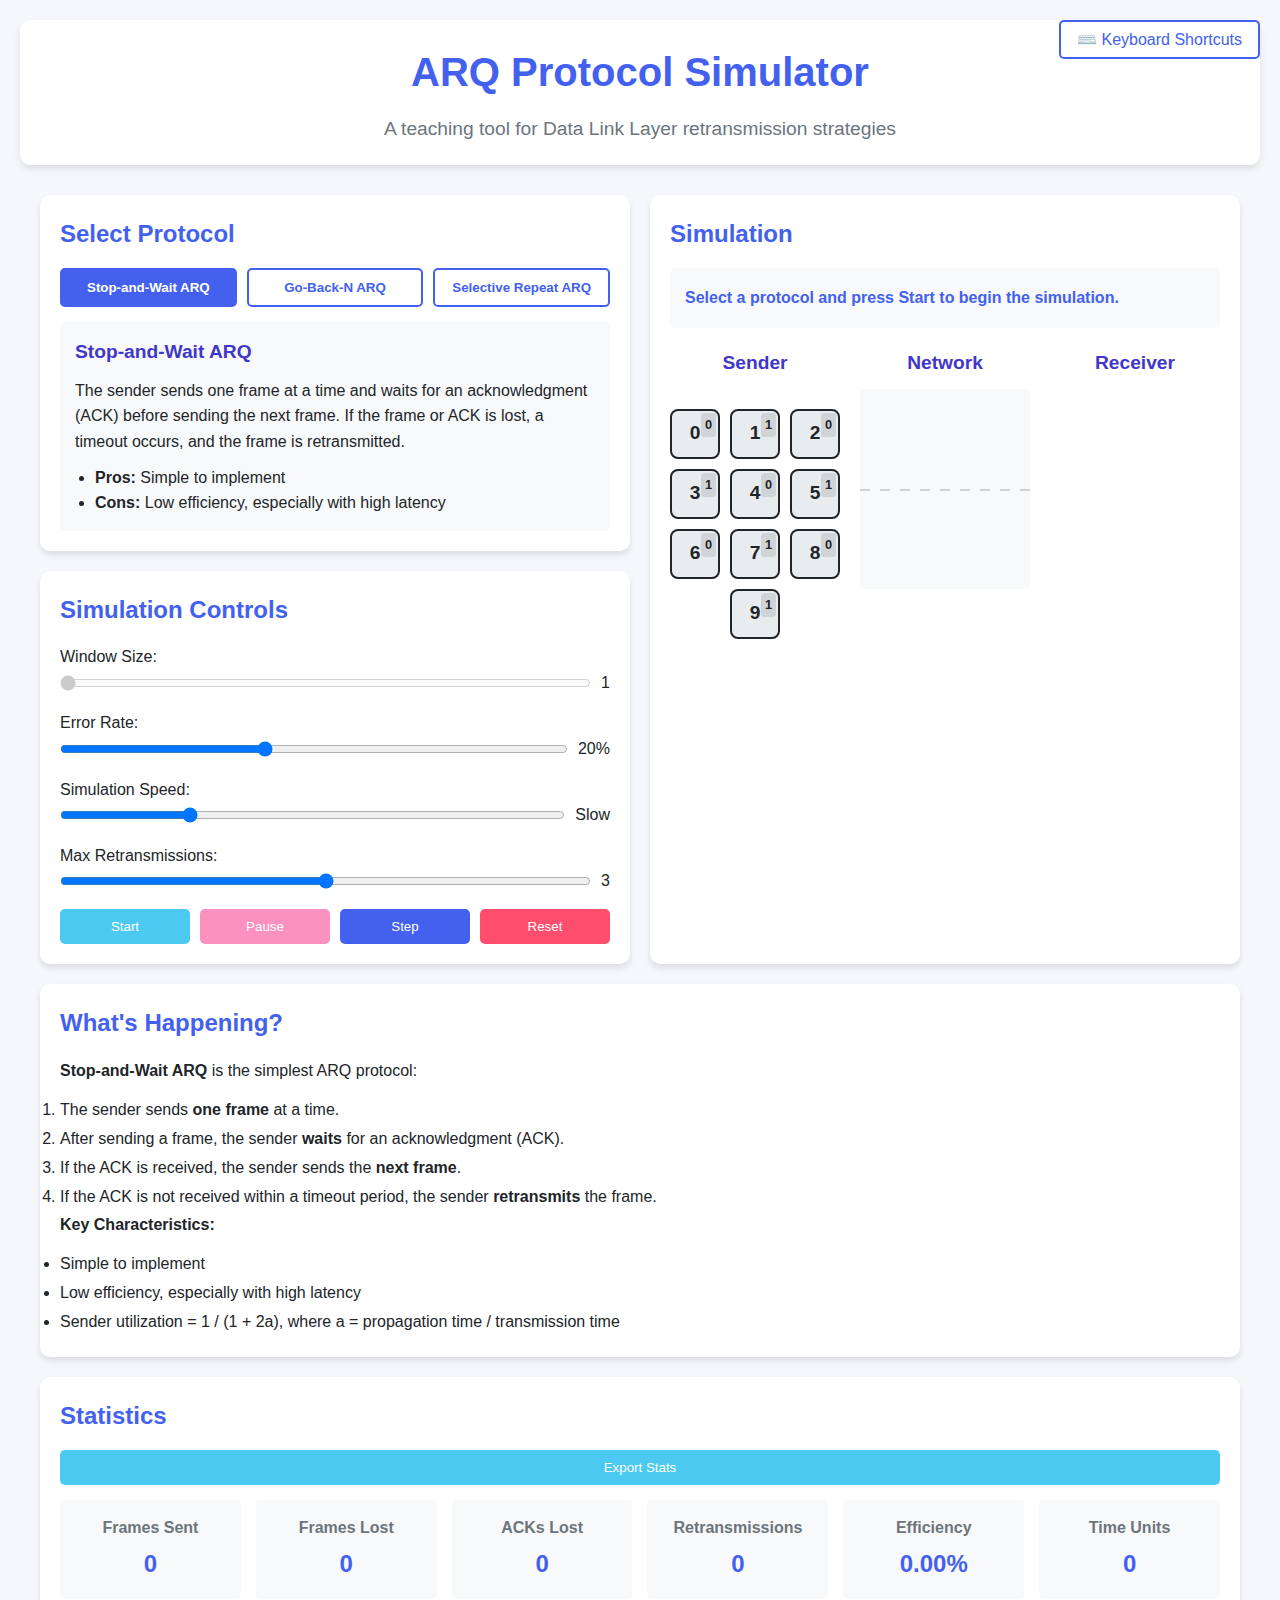
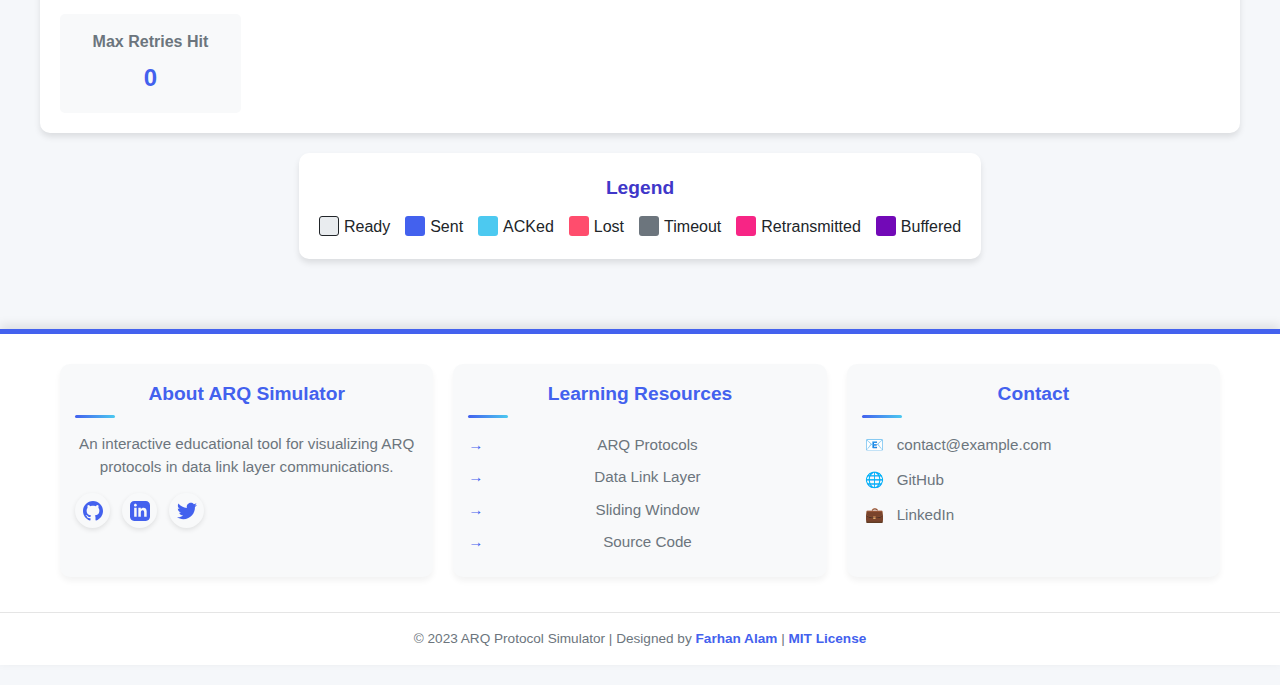
<file: index.html>
<!DOCTYPE html>
<html lang="en">
<head>
    <meta charset="UTF-8">
    <meta name="viewport" content="width=device-width, initial-scale=1.0">
    
    <!-- SEO Meta Tags -->
    <title>ARQ Protocol Simulator - Interactive Educational Tool for Networking</title>
    <meta name="description" content="Learn Stop-and-Wait, Go-Back-N, and Selective Repeat ARQ protocols with this interactive simulator. Visualize how data link layer protocols handle reliable transmission over unreliable channels.">
    <meta name="keywords" content="ARQ, Stop-and-Wait, Go-Back-N, Selective Repeat, protocol simulator, networking, data link layer, sliding window, error recovery, computer networks, educational tool">
    <meta name="author" content="ARQ Protocol Simulator Team">
    
    <!-- Open Graph / Facebook -->
    <meta property="og:type" content="website">
    <meta property="og:url" content="https://arq-protocol-simulator.example.com/">
    <meta property="og:title" content="ARQ Protocol Simulator - Interactive Educational Tool">
    <meta property="og:description" content="Visualize and learn how Stop-and-Wait, Go-Back-N, and Selective Repeat ARQ protocols work in computer networks.">
    <meta property="og:image" content="https://arq-protocol-simulator.example.com/images/og-image.jpg">
    
    <!-- Twitter -->
    <meta property="twitter:card" content="summary_large_image">
    <meta property="twitter:url" content="https://arq-protocol-simulator.example.com/">
    <meta property="twitter:title" content="ARQ Protocol Simulator - Interactive Educational Tool">
    <meta property="twitter:description" content="Visualize and learn how Stop-and-Wait, Go-Back-N, and Selective Repeat ARQ protocols work in computer networks.">
    <meta property="twitter:image" content="https://arq-protocol-simulator.example.com/images/twitter-image.jpg">
    
    <!-- Favicon -->
    <link rel="icon" type="image/png" href="./Favicon/favicon.ico">
    <link rel="apple-touch-icon" sizes="180x180" href="./Favicon/apple-touch-icon.png">
    <link rel="icon" type="image/png" sizes="32x32" href="./Favicon/favicon-32x32.png">
    <link rel="icon" type="image/png" sizes="16x16" href="./Favicon/favicon-16x16.png">
    <link rel="manifest" href="./Favicon/site.webmanifest">
    
    <!-- Stylesheets -->
    <link rel="stylesheet" href="./styles.css">
    
    <!-- Structured Data for SEO -->
    <script type="application/ld+json">
    {
      "@context": "https://schema.org",
      "@type": "EducationalApplication",
      "name": "ARQ Protocol Simulator",
      "description": "An interactive educational tool for learning and visualizing Automatic Repeat reQuest (ARQ) protocols used in data link layer communications.",
      "applicationCategory": "EducationalApplication",
      "operatingSystem": "Web",
      "offers": {
        "@type": "Offer",
        "price": "0",
        "priceCurrency": "USD"
      },
      "author": {
        "@type": "Organization",
        "name": "ARQ Protocol Simulator Team"
      }
    }
    </script>
    
    <!-- Google Analytics or other analytics code would go here -->
</head>
<body>
    <header>
        <h1>ARQ Protocol Simulator</h1>
        <p class="subtitle">A teaching tool for Data Link Layer retransmission strategies</p>
        <div class="keyboard-shortcuts">
            <button id="show-shortcuts" class="info-btn" title="Show keyboard shortcuts">⌨️ Keyboard Shortcuts</button>
            <div id="shortcuts-modal" class="modal">
                <div class="modal-content">
                    <span class="close">&times;</span>
                    <h2>Keyboard Shortcuts</h2>
                    <ul>
                        <li><kbd>Space</kbd> - Start/Pause simulation</li>
                        <li><kbd>R</kbd> - Reset simulation</li>
                        <li><kbd>S</kbd> - Step through simulation</li>
                        <li><kbd>1</kbd> - Select Stop-and-Wait ARQ</li>
                        <li><kbd>2</kbd> - Select Go-Back-N ARQ</li>
                        <li><kbd>3</kbd> - Select Selective Repeat ARQ</li>
                        <li><kbd>+</kbd> - Increase simulation speed</li>
                        <li><kbd>-</kbd> - Decrease simulation speed</li>
                    </ul>
                </div>
            </div>
        </div>
    </header>

    <div class="container">
        <div class="protocol-selector">
            <h2>Select Protocol</h2>
            <div class="protocol-buttons">
                <button id="stop-and-wait" class="protocol-btn active">Stop-and-Wait ARQ</button>
                <button id="go-back-n" class="protocol-btn">Go-Back-N ARQ</button>
                <button id="selective-repeat" class="protocol-btn">Selective Repeat ARQ</button>
            </div>
            <div class="protocol-description">
                <div id="stop-and-wait-desc" class="protocol-desc active">
                    <h3>Stop-and-Wait ARQ</h3>
                    <p>The sender sends one frame at a time and waits for an acknowledgment (ACK) before sending the next frame. If the frame or ACK is lost, a timeout occurs, and the frame is retransmitted.</p>
                    <ul>
                        <li><strong>Pros:</strong> Simple to implement</li>
                        <li><strong>Cons:</strong> Low efficiency, especially with high latency</li>
                    </ul>
                </div>
                <div id="go-back-n-desc" class="protocol-desc">
                    <h3>Go-Back-N ARQ</h3>
                    <p>The sender can transmit multiple frames specified by a window size without waiting for individual ACKs. If a frame is lost, the sender must retransmit that frame and all subsequent frames in the window.</p>
                    <ul>
                        <li><strong>Pros:</strong> Better efficiency than Stop-and-Wait</li>
                        <li><strong>Cons:</strong> Wastes bandwidth when retransmitting frames that were successfully received</li>
                    </ul>
                </div>
                <div id="selective-repeat-desc" class="protocol-desc">
                    <h3>Selective Repeat ARQ</h3>
                    <p>Similar to Go-Back-N, but only lost frames are retransmitted. The receiver can accept and buffer out-of-order frames, allowing for more efficient recovery from errors.</p>
                    <ul>
                        <li><strong>Pros:</strong> Most efficient use of bandwidth</li>
                        <li><strong>Cons:</strong> More complex to implement, requires buffer management</li>
                    </ul>
                </div>
            </div>
        </div>

        <div class="simulation-controls">
            <h2>Simulation Controls</h2>
            <div class="control-group">
                <label for="window-size" title="Number of frames that can be sent without waiting for acknowledgment">Window Size:</label>
                <div class="slider-container">
                    <input type="range" id="window-size" min="1" max="5" value="3" disabled title="Sliding window size (N frames)">
                    <span id="window-size-value">3</span>
                </div>
            </div>
            <div class="control-group">
                <label for="error-rate" title="Probability of frame or ACK loss during transmission">Error Rate:</label>
                <div class="slider-container">
                    <input type="range" id="error-rate" min="0" max="50" value="20" title="Probability of transmission errors">
                    <span id="error-rate-value">20%</span>
                </div>
            </div>
            <div class="control-group">
                <label for="simulation-speed" title="Control the speed of the simulation">Simulation Speed:</label>
                <div class="slider-container">
                    <input type="range" id="simulation-speed" min="1" max="5" value="2" title="Adjust simulation playback speed">
                    <span id="simulation-speed-value">Slow</span>
                </div>
            </div>
            <div class="control-group">
                <label for="max-retransmissions" title="Maximum number of retransmission attempts per frame">Max Retransmissions:</label>
                <div class="slider-container">
                    <input type="range" id="max-retransmissions" min="1" max="5" value="3" title="Maximum retransmission attempts">
                    <span id="max-retransmissions-value">3</span>
                </div>
            </div>
            <div class="button-group">
                <button id="start-btn" class="control-btn primary" title="Start or pause the simulation (Space)">Start</button>
                <button id="pause-btn" class="control-btn" disabled title="Pause the simulation (Space)">Pause</button>
                <button id="step-btn" class="control-btn" title="Step through the simulation (S)">Step</button>
                <button id="reset-btn" class="control-btn" title="Reset the simulation (R)">Reset</button>
            </div>
        </div>

        <div class="simulation-container">
            <h2>Simulation</h2>
            <div class="current-event" id="current-event">
                <p>Select a protocol and press Start to begin the simulation.</p>
            </div>
            
            <div class="simulation-area">
                <div class="sender-container">
                    <h3>Sender</h3>
                    <div class="window-indicator" id="sender-window"></div>
                    <div class="frames-container" id="sender-frames"></div>
                </div>
                
                <div class="network-container">
                    <h3>Network</h3>
                    <div class="network" id="network"></div>
                </div>
                
                <div class="receiver-container">
                    <h3>Receiver</h3>
                    <div class="window-indicator" id="receiver-window"></div>
                    <div class="frames-container" id="receiver-frames"></div>
                </div>
            </div>
        </div>

        <div class="explanation-container">
            <h2>What's Happening?</h2>
            <div class="explanation" id="explanation">
                <p>This simulator demonstrates how ARQ protocols handle frame transmission and error recovery in the Data Link Layer.</p>
                <p>Each colored box represents a data frame. The simulation shows how frames are sent from sender to receiver, and how acknowledgments (ACKs) are returned.</p>
                <p>Errors can occur in both directions, causing frames or ACKs to be lost. Each protocol handles these errors differently.</p>
            </div>
        </div>

        <div class="stats-container">
            <h2>Statistics</h2>
            <div class="stats-header">
                <button id="export-stats" class="control-btn" title="Export statistics to CSV">Export Stats</button>
            </div>
            <div class="stats-grid">
                <div class="stat-box" title="Total number of frames transmitted">
                    <div class="stat-label">Frames Sent</div>
                    <div class="stat-value" id="frames-sent">0</div>
                </div>
                <div class="stat-box" title="Number of frames lost during transmission">
                    <div class="stat-label">Frames Lost</div>
                    <div class="stat-value" id="frames-lost">0</div>
                </div>
                <div class="stat-box" title="Number of acknowledgments lost">
                    <div class="stat-label">ACKs Lost</div>
                    <div class="stat-value" id="acks-lost">0</div>
                </div>
                <div class="stat-box" title="Number of frame retransmissions">
                    <div class="stat-label">Retransmissions</div>
                    <div class="stat-value" id="retransmissions">0</div>
                </div>
                <div class="stat-box" title="Transmission efficiency percentage">
                    <div class="stat-label">Efficiency</div>
                    <div class="stat-value" id="efficiency">0%</div>
                </div>
                <div class="stat-box" title="Simulation time units elapsed">
                    <div class="stat-label">Time Units</div>
                    <div class="stat-value" id="time-units">0</div>
                </div>
                <div class="stat-box" title="Frames that reached maximum retransmissions">
                    <div class="stat-label">Max Retries Hit</div>
                    <div class="stat-value" id="max-retries">0</div>
                </div>
            </div>
        </div>
    </div>

    <div class="legend-container">
        <h3>Legend</h3>
        <div class="legend">
            <div class="legend-item"><span class="legend-color ready"></span> Ready</div>
            <div class="legend-item"><span class="legend-color sent"></span> Sent</div>
            <div class="legend-item"><span class="legend-color acked"></span> ACKed</div>
            <div class="legend-item"><span class="legend-color lost"></span> Lost</div>
            <div class="legend-item"><span class="legend-color timeout"></span> Timeout</div>
            <div class="legend-item"><span class="legend-color retransmitted"></span> Retransmitted</div>
            <div class="legend-item"><span class="legend-color buffered"></span> Buffered</div>
        </div>
    </div>

    <footer class="site-footer">
        <div class="footer-container">
            <div class="footer-section about">
                <h3>About ARQ Simulator</h3>
                <p>An interactive educational tool for visualizing ARQ protocols in data link layer communications.</p>
                <div class="social-links">
                    <a href="https://github.com/FarhanAlam-Official/ARQ-Simulator" target="_blank" title="GitHub Repository">
                        <svg xmlns="http://www.w3.org/2000/svg" width="20" height="20" viewBox="0 0 24 24" fill="currentColor">
                            <path d="M12 0c-6.626 0-12 5.373-12 12 0 5.302 3.438 9.8 8.207 11.387.599.111.793-.261.793-.577v-2.234c-3.338.726-4.033-1.416-4.033-1.416-.546-1.387-1.333-1.756-1.333-1.756-1.089-.745.083-.729.083-.729 1.205.084 1.839 1.237 1.839 1.237 1.07 1.834 2.807 1.304 3.492.997.107-.775.418-1.305.762-1.604-2.665-.305-5.467-1.334-5.467-5.931 0-1.311.469-2.381 1.236-3.221-.124-.303-.535-1.524.117-3.176 0 0 1.008-.322 3.301 1.23.957-.266 1.983-.399 3.003-.404 1.02.005 2.047.138 3.006.404 2.291-1.552 3.297-1.23 3.297-1.23.653 1.653.242 2.874.118 3.176.77.84 1.235 1.911 1.235 3.221 0 4.609-2.807 5.624-5.479 5.921.43.372.823 1.102.823 2.222v3.293c0 .319.192.694.801.576 4.765-1.589 8.199-6.086 8.199-11.386 0-6.627-5.373-12-12-12z"/>
                        </svg>
                    </a>
                    <a href="https://www.linkedin.com/in/farhan-alam-aa56b2309/" target="_blank" title="LinkedIn">
                        <svg xmlns="http://www.w3.org/2000/svg" width="20" height="20" viewBox="0 0 24 24" fill="currentColor">
                            <path d="M19 0h-14c-2.761 0-5 2.239-5 5v14c0 2.761 2.239 5 5 5h14c2.762 0 5-2.239 5-5v-14c0-2.761-2.238-5-5-5zm-11 19h-3v-11h3v11zm-1.5-12.268c-.966 0-1.75-.79-1.75-1.764s.784-1.764 1.75-1.764 1.75.79 1.75 1.764-.783 1.764-1.75 1.764zm13.5 12.268h-3v-5.604c0-3.368-4-3.113-4 0v5.604h-3v-11h3v1.765c1.396-2.586 7-2.777 7 2.476v6.759z"/>
                        </svg>
                    </a>
                    <a href="#" target="_blank" title="Twitter">
                        <svg xmlns="http://www.w3.org/2000/svg" width="20" height="20" viewBox="0 0 24 24" fill="currentColor">
                            <path d="M24 4.557c-.883.392-1.832.656-2.828.775 1.017-.609 1.798-1.574 2.165-2.724-.951.564-2.005.974-3.127 1.195-.897-.957-2.178-1.555-3.594-1.555-3.179 0-5.515 2.966-4.797 6.045-4.091-.205-7.719-2.165-10.148-5.144-1.29 2.213-.669 5.108 1.523 6.574-.806-.026-1.566-.247-2.229-.616-.054 2.281 1.581 4.415 3.949 4.89-.693.188-1.452.232-2.224.084.626 1.956 2.444 3.379 4.6 3.419-2.07 1.623-4.678 2.348-7.29 2.04 2.179 1.397 4.768 2.212 7.548 2.212 9.142 0 14.307-7.721 13.995-14.646.962-.695 1.797-1.562 2.457-2.549z"/>
                        </svg>
                    </a>
                </div>
            </div>
            <div class="footer-section links">
                <h3>Learning Resources</h3>
                <ul>
                    <li><a href="https://en.wikipedia.org/wiki/Automatic_repeat_request" target="_blank">ARQ Protocols</a></li>
                    <li><a href="https://en.wikipedia.org/wiki/Data_link_layer" target="_blank">Data Link Layer</a></li>
                    <li><a href="https://en.wikipedia.org/wiki/Sliding_window_protocol" target="_blank">Sliding Window</a></li>
                    <li><a href="https://github.com/FarhanAlam-Official/ARQ-Simulator" target="_blank">Source Code</a></li>
                </ul>
            </div>
            <div class="footer-section contact">
                <h3>Contact</h3>
                <p><i class="icon">📧</i> <a href="mailto:contact@example.com">contact@example.com</a></p>
                <p><i class="icon">🌐</i> <a href="https://github.com/FarhanAlam-Official" target="_blank">GitHub</a></p>
                <p><i class="icon">💼</i> <a href="https://www.linkedin.com/in/farhan-alam-aa56b2309/" target="_blank">LinkedIn</a></p>
            </div>
        </div>
        <div class="footer-bottom">
            <p>&copy; 2023 ARQ Protocol Simulator | Designed by <a href="https://github.com/FarhanAlam-Official" target="_blank">Farhan Alam</a> | <a href="https://github.com/FarhanAlam-Official/ARQ-Simulator/blob/main/LICENSE" target="_blank">MIT License</a></p>
        </div>
    </footer>

    <script src="./script.js"></script>
</body>
</html>
</file>
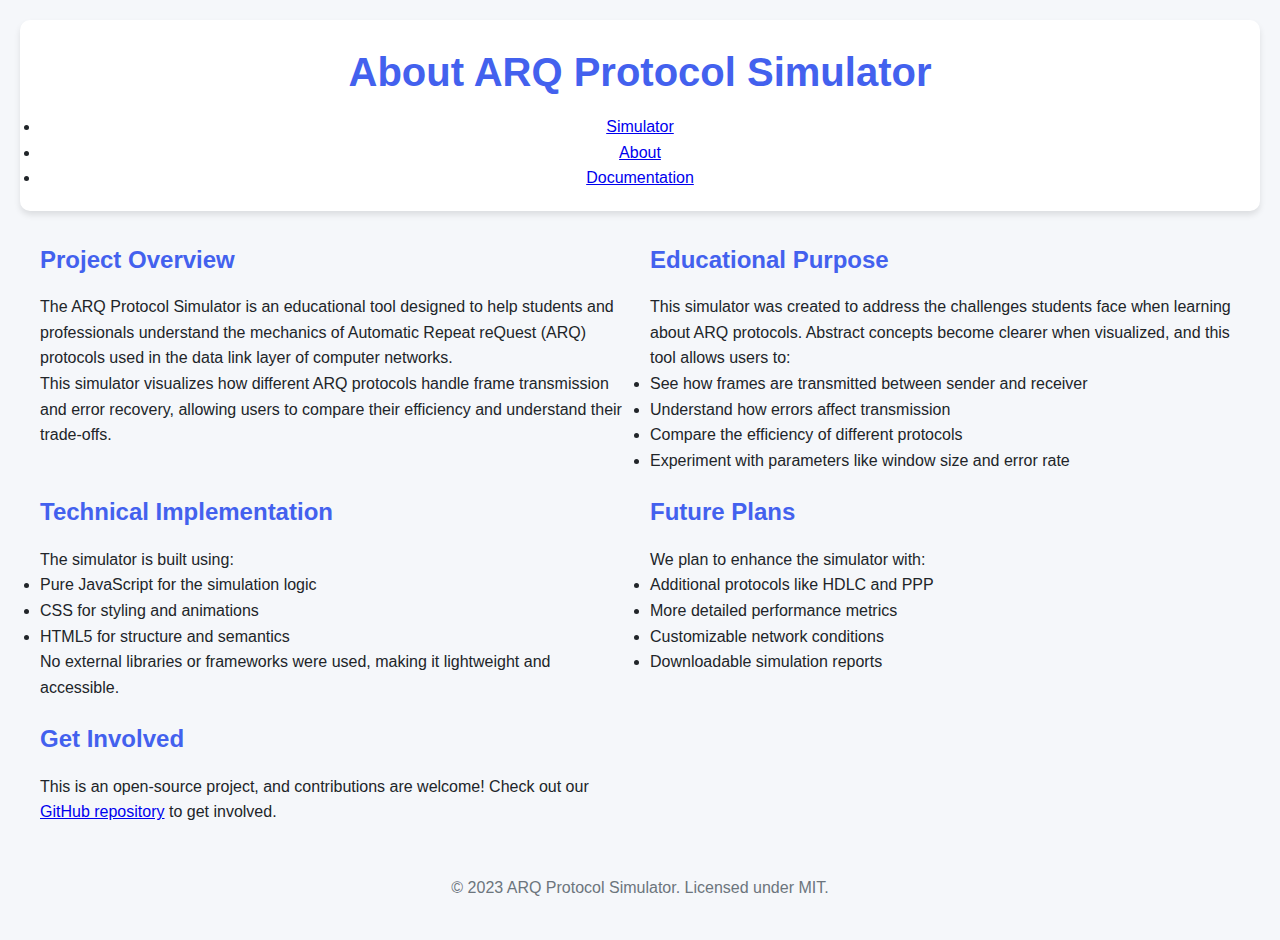
<file: about.html>
<!DOCTYPE html>
<html lang="en">
<head>
    <meta charset="UTF-8">
    <meta name="viewport" content="width=device-width, initial-scale=1.0">
    <title>About - ARQ Protocol Simulator</title>
    <meta name="description" content="Learn about the ARQ Protocol Simulator project, its educational purpose, and the team behind it.">
    <link rel="stylesheet" href="styles.css">
    <link rel="icon" type="image/png" href="favicon.png">
</head>
<body>
    <header>
        <h1>About ARQ Protocol Simulator</h1>
        <nav>
            <ul>
                <li><a href="index.html">Simulator</a></li>
                <li><a href="about.html" class="active">About</a></li>
                <li><a href="documentation.html">Documentation</a></li>
            </ul>
        </nav>
    </header>

    <div class="container">
        <section class="about-section">
            <h2>Project Overview</h2>
            <p>The ARQ Protocol Simulator is an educational tool designed to help students and professionals understand the mechanics of Automatic Repeat reQuest (ARQ) protocols used in the data link layer of computer networks.</p>
            
            <p>This simulator visualizes how different ARQ protocols handle frame transmission and error recovery, allowing users to compare their efficiency and understand their trade-offs.</p>
        </section>

        <section class="about-section">
            <h2>Educational Purpose</h2>
            <p>This simulator was created to address the challenges students face when learning about ARQ protocols. Abstract concepts become clearer when visualized, and this tool allows users to:</p>
            
            <ul>
                <li>See how frames are transmitted between sender and receiver</li>
                <li>Understand how errors affect transmission</li>
                <li>Compare the efficiency of different protocols</li>
                <li>Experiment with parameters like window size and error rate</li>
            </ul>
        </section>

        <section class="about-section">
            <h2>Technical Implementation</h2>
            <p>The simulator is built using:</p>
            
            <ul>
                <li>Pure JavaScript for the simulation logic</li>
                <li>CSS for styling and animations</li>
                <li>HTML5 for structure and semantics</li>
            </ul>
            
            <p>No external libraries or frameworks were used, making it lightweight and accessible.</p>
        </section>

        <section class="about-section">
            <h2>Future Plans</h2>
            <p>We plan to enhance the simulator with:</p>
            
            <ul>
                <li>Additional protocols like HDLC and PPP</li>
                <li>More detailed performance metrics</li>
                <li>Customizable network conditions</li>
                <li>Downloadable simulation reports</li>
            </ul>
        </section>

        <section class="about-section">
            <h2>Get Involved</h2>
            <p>This is an open-source project, and contributions are welcome! Check out our <a href="https://github.com/example/arq-simulator">GitHub repository</a> to get involved.</p>
        </section>
    </div>

    <footer>
        <p>&copy; 2023 ARQ Protocol Simulator. Licensed under MIT.</p>
    </footer>
</body>
</html>
</file>
<file: styles.css>
:root {
    --primary-color: #4361ee;
    --secondary-color: #3f37c9;
    --success-color: #4cc9f0;
    --warning-color: #f72585;
    --danger-color: #ff4d6d;
    --light-color: #f8f9fa;
    --dark-color: #212529;
    --gray-color: #6c757d;
    --buffered-color: #7209b7;
    
    --frame-ready: #e9ecef;
    --frame-sent: #4361ee;
    --frame-acked: #4cc9f0;
    --frame-lost: #ff4d6d;
    --frame-timeout: #6c757d;
    --frame-retransmitted: #f72585;
    --frame-buffered: #7209b7;
    
    --frame-size: 50px;
    --frame-border-radius: 8px;
    --animation-duration: 0.5s;
    --tooltip-bg: rgba(0, 0, 0, 0.8);
}

* {
    margin: 0;
    padding: 0;
    box-sizing: border-box;
}

body {
    font-family: 'Segoe UI', Tahoma, Geneva, Verdana, sans-serif;
    line-height: 1.6;
    color: var(--dark-color);
    background-color: #f5f7fa;
    padding: 20px;
}

.container {
    max-width: 1200px;
    margin: 0 auto;
    display: grid;
    grid-template-columns: 1fr 1fr;
    grid-gap: 20px;
}

@media (max-width: 992px) {
    .container {
        grid-template-columns: 1fr;
    }
}

header {
    text-align: center;
    margin-bottom: 30px;
    padding: 20px;
    background-color: white;
    border-radius: 10px;
    box-shadow: 0 4px 6px rgba(0, 0, 0, 0.1);
    grid-column: 1 / -1;
}

h1 {
    color: var(--primary-color);
    font-size: 2.5rem;
    margin-bottom: 10px;
}

.subtitle {
    color: var(--gray-color);
    font-size: 1.2rem;
}

h2 {
    color: var(--primary-color);
    margin-bottom: 15px;
    font-size: 1.5rem;
}

h3 {
    color: var(--secondary-color);
    margin-bottom: 10px;
    font-size: 1.2rem;
}

.protocol-selector, .simulation-controls, .simulation-container, .explanation-container, .stats-container {
    background-color: white;
    padding: 20px;
    border-radius: 10px;
    box-shadow: 0 4px 6px rgba(0, 0, 0, 0.1);
}

.protocol-selector, .simulation-controls {
    grid-column: 1;
}

.simulation-container {
    grid-column: 2;
    grid-row: 1 / 3;
}

.explanation-container, .stats-container {
    grid-column: 1 / -1;
}

@media (max-width: 992px) {
    .protocol-selector, .simulation-controls, .simulation-container, .explanation-container, .stats-container {
        grid-column: 1;
    }
    
    .simulation-container {
        grid-row: auto;
    }
}

.protocol-buttons {
    display: flex;
    flex-wrap: wrap;
    gap: 10px;
    margin-bottom: 15px;
}

.protocol-btn {
    padding: 10px 15px;
    border: 2px solid var(--primary-color);
    border-radius: 5px;
    background-color: white;
    color: var(--primary-color);
    font-weight: bold;
    cursor: pointer;
    transition: all 0.3s;
    flex: 1;
    min-width: 150px;
    text-align: center;
}

.protocol-btn:hover {
    background-color: var(--primary-color);
    color: white;
}

.protocol-btn.active {
    background-color: var(--primary-color);
    color: white;
}

.protocol-description {
    margin-top: 15px;
}

.protocol-desc {
    display: none;
    padding: 15px;
    border-radius: 5px;
    background-color: #f8f9fa;
}

.protocol-desc.active {
    display: block;
}

.protocol-desc ul {
    margin-top: 10px;
    margin-left: 20px;
}

.control-group {
    margin-bottom: 15px;
}

.slider-container {
    display: flex;
    align-items: center;
    gap: 10px;
}

input[type="range"] {
    flex: 1;
}

.button-group {
    display: flex;
    gap: 10px;
    flex-wrap: wrap;
}

.control-btn {
    padding: 10px 15px;
    border: none;
    border-radius: 5px;
    background-color: var(--gray-color);
    color: white;
    cursor: pointer;
    transition: background-color 0.3s;
    flex: 1;
}

.control-btn:hover {
    opacity: 0.9;
}

.control-btn:disabled {
    opacity: 0.5;
    cursor: not-allowed;
}

.control-btn.primary {
    background-color: var(--success-color);
}

#pause-btn {
    background-color: var(--warning-color);
}

#step-btn {
    background-color: var(--primary-color);
}

#reset-btn {
    background-color: var(--danger-color);
}

.current-event {
    padding: 15px;
    background-color: #f8f9fa;
    border-radius: 5px;
    margin-bottom: 15px;
    min-height: 60px;
    display: flex;
    align-items: center;
    font-weight: bold;
    color: var(--primary-color);
}

.simulation-area {
    display: grid;
    grid-template-columns: 1fr 1fr 1fr;
    gap: 20px;
    margin-top: 20px;
}

@media (max-width: 768px) {
    .simulation-area {
        grid-template-columns: 1fr;
    }
}

.sender-container, .network-container, .receiver-container {
    display: flex;
    flex-direction: column;
    align-items: center;
}

.window-indicator {
    height: 10px;
    background-color: var(--primary-color);
    border-radius: 5px;
    margin-bottom: 10px;
    width: 0;
    transition: all 0.3s;
}

.frames-container {
    display: flex;
    flex-wrap: wrap;
    gap: 10px;
    justify-content: center;
    min-height: 200px;
}

.network {
    position: relative;
    width: 100%;
    min-height: 200px;
    background-color: #f8f9fa;
    border-radius: 5px;
    overflow: hidden;
}

.network::before {
    content: '';
    position: absolute;
    top: 50%;
    left: 0;
    right: 0;
    height: 2px;
    background: repeating-linear-gradient(
        90deg,
        var(--gray-color) 0,
        var(--gray-color) 10px,
        transparent 10px,
        transparent 20px
    );
    opacity: 0.3;
}

.frame {
    width: var(--frame-size);
    height: var(--frame-size);
    border: 2px solid var(--dark-color);
    border-radius: var(--frame-border-radius);
    display: flex;
    flex-direction: column;
    align-items: center;
    justify-content: center;
    font-weight: bold;
    position: relative;
    background-color: var(--frame-ready);
    transition: all var(--animation-duration);
}

.frame-num {
    font-size: 1.2em;
}

.seq-num {
    font-size: 0.8em;
    position: absolute;
    top: 2px;
    right: 2px;
    background: rgba(0, 0, 0, 0.1);
    padding: 2px 4px;
    border-radius: 3px;
}

.frame.ready {
    background-color: var(--frame-ready);
}

.frame.sent {
    background-color: var(--frame-sent);
    color: white;
}

.frame.acked {
    background-color: var(--frame-acked);
    color: white;
}

.frame.lost {
    background-color: var(--frame-lost);
    color: white;
}

.frame.lost::after {
    content: "✕";
    position: absolute;
    top: 50%;
    left: 50%;
    transform: translate(-50%, -50%);
    font-size: 1.5rem;
}

.frame.timeout {
    background-color: var(--frame-timeout);
    color: white;
}

.frame.timeout::after {
    content: "⏱";
    position: absolute;
    top: -10px;
    right: -10px;
    font-size: 1rem;
    background-color: white;
    border-radius: 50%;
    width: 20px;
    height: 20px;
    display: flex;
    align-items: center;
    justify-content: center;
    color: var(--frame-timeout);
}

.frame.retransmitted {
    background-color: var(--frame-retransmitted);
    color: white;
}

.frame.retransmitted::after {
    content: "↻";
    position: absolute;
    top: -10px;
    right: -10px;
    font-size: 1rem;
    background-color: white;
    border-radius: 50%;
    width: 20px;
    height: 20px;
    display: flex;
    align-items: center;
    justify-content: center;
    color: var(--frame-retransmitted);
}

.frame.buffered {
    background-color: var(--frame-buffered);
    color: white;
}

.frame.buffered::after {
    content: "⊡";
    position: absolute;
    top: -10px;
    right: -10px;
    font-size: 1rem;
    background-color: white;
    border-radius: 50%;
    width: 20px;
    height: 20px;
    display: flex;
    align-items: center;
    justify-content: center;
    color: var(--frame-buffered);
}

.frame.in-window {
    border: 3px solid gold;
    box-shadow: 0 0 10px rgba(255, 215, 0, 0.5);
}

.packet {
    position: absolute;
    width: 30px;
    height: 30px;
    border-radius: 50%;
    display: flex;
    flex-direction: column;
    align-items: center;
    justify-content: center;
    font-weight: bold;
    color: white;
    transition: all 1s cubic-bezier(0.4, 0, 0.2, 1);
    opacity: 1;
}

.packet .frame-num {
    font-size: 1em;
}

.packet .seq-num {
    font-size: 0.7em;
    margin-top: -2px;
}

.packet.data {
    background-color: var(--frame-sent);
}

.packet.ack {
    background-color: var(--frame-acked);
}

.packet.lost {
    animation: packetLost 1s forwards;
}

@keyframes packetLost {
    0% {
        opacity: 1;
        transform: scale(1);
    }
    50% {
        opacity: 0.5;
        transform: scale(0.8) rotate(45deg);
    }
    100% {
        opacity: 0;
        transform: scale(0.5) rotate(90deg);
    }
}

.explanation {
    line-height: 1.8;
}

.explanation p {
    margin-bottom: 10px;
}

.stats-grid {
    display: grid;
    grid-template-columns: repeat(auto-fill, minmax(180px, 1fr));
    gap: 15px;
}

.stat-box {
    background-color: #f8f9fa;
    border-radius: 5px;
    padding: 15px;
    text-align: center;
}

.stat-label {
    font-weight: bold;
    margin-bottom: 5px;
    color: var(--gray-color);
}

.stat-value {
    font-size: 1.5rem;
    font-weight: bold;
    color: var(--primary-color);
}

.legend-container {
    background-color: white;
    padding: 20px;
    border-radius: 10px;
    box-shadow: 0 4px 6px rgba(0, 0, 0, 0.1);
    margin: 20px auto;
    max-width: 1200px;
    text-align: center;
}

.legend {
    display: flex;
    flex-wrap: wrap;
    justify-content: center;
    gap: 15px;
    margin-top: 10px;
}

.legend-item {
    display: flex;
    align-items: center;
    gap: 5px;
}

.legend-color {
    width: 20px;
    height: 20px;
    border-radius: 3px;
}

.legend-color.ready {
    background-color: var(--frame-ready);
    border: 1px solid var(--dark-color);
}

.legend-color.sent {
    background-color: var(--frame-sent);
}

.legend-color.acked {
    background-color: var(--frame-acked);
}

.legend-color.lost {
    background-color: var(--frame-lost);
}

.legend-color.timeout {
    background-color: var(--frame-timeout);
}

.legend-color.retransmitted {
    background-color: var(--frame-retransmitted);
}

.legend-color.buffered {
    background-color: var(--frame-buffered);
}

footer {
    text-align: center;
    margin-top: 30px;
    padding: 20px;
    color: var(--gray-color);
}

.highlight {
    animation: highlight 1s ease-in-out;
}

@keyframes highlight {
    0% { transform: scale(1); }
    50% { transform: scale(1.1); }
    100% { transform: scale(1); }
}

.fade-in {
    animation: fadeIn 0.5s ease-in-out;
}

@keyframes fadeIn {
    from { opacity: 0; }
    to { opacity: 1; }
}

/* Keyboard Shortcuts */
.keyboard-shortcuts {
    position: absolute;
    top: 20px;
    right: 20px;
}

.info-btn {
    background: none;
    border: 2px solid var(--primary-color);
    color: var(--primary-color);
    padding: 8px 16px;
    border-radius: 5px;
    cursor: pointer;
    font-size: 1rem;
    transition: all 0.3s;
}

.info-btn:hover {
    background: var(--primary-color);
    color: white;
}

/* Modal */
.modal {
    display: none;
    position: fixed;
    z-index: 1000;
    left: 0;
    top: 0;
    width: 100%;
    height: 100%;
    background-color: rgba(0, 0, 0, 0.5);
}

.modal-content {
    background-color: white;
    margin: 15% auto;
    padding: 20px;
    border-radius: 10px;
    width: 80%;
    max-width: 500px;
    position: relative;
    animation: slideIn 0.3s ease-out;
}

@keyframes slideIn {
    from {
        transform: translateY(-100px);
        opacity: 0;
    }
    to {
        transform: translateY(0);
        opacity: 1;
    }
}

.close {
    position: absolute;
    right: 20px;
    top: 10px;
    font-size: 28px;
    font-weight: bold;
    color: var(--gray-color);
    cursor: pointer;
}

.close:hover {
    color: var(--dark-color);
}

.modal-content h2 {
    margin-bottom: 20px;
}

.modal-content ul {
    list-style: none;
    padding: 0;
}

.modal-content li {
    margin-bottom: 10px;
    display: flex;
    align-items: center;
    gap: 10px;
}

kbd {
    background-color: var(--light-color);
    border: 1px solid var(--gray-color);
    border-radius: 4px;
    padding: 2px 6px;
    font-family: monospace;
    font-size: 0.9em;
    min-width: 60px;
    text-align: center;
    display: inline-block;
}

/* Stats Header */
.stats-header {
    display: flex;
    justify-content: flex-end;
    margin-bottom: 15px;
}

#export-stats {
    background-color: var(--success-color);
}

/* Tooltips */
[title] {
    position: relative;
    cursor: help;
}

[title]:hover::before {
    content: attr(title);
    position: absolute;
    bottom: 100%;
    left: 50%;
    transform: translateX(-50%);
    padding: 5px 10px;
    background: var(--tooltip-bg);
    color: white;
    font-size: 0.8rem;
    border-radius: 4px;
    white-space: nowrap;
    z-index: 1000;
    pointer-events: none;
}

[title]:hover::after {
    content: '';
    position: absolute;
    bottom: calc(100% - 5px);
    left: 50%;
    transform: translateX(-50%);
    border: 5px solid transparent;
    border-top-color: var(--tooltip-bg);
    pointer-events: none;
}

/* Responsive adjustments */
@media (max-width: 768px) {
    .keyboard-shortcuts {
        position: static;
        text-align: center;
        margin-top: 10px;
    }
    
    .modal-content {
        width: 95%;
        margin: 5% auto;
    }
    
    [title]:hover::before,
    [title]:hover::after {
        display: none;
    }
}

/* Footer Styles */
.site-footer {
    background-color: white;
    color: var(--dark-color);
    padding: 30px 0 15px;
    margin-top: 50px;
    border-top: 5px solid var(--primary-color);
    box-shadow: 0 -4px 10px rgba(0, 0, 0, 0.1);
    width: 100%;
    position: relative;
    left: 0;
    right: 0;
}

.footer-container {
    max-width: 1200px;
    margin: 0 auto;
    display: grid;
    grid-template-columns: repeat(auto-fit, minmax(250px, 1fr));
    gap: 20px;
    padding: 0 20px;
}

.footer-section {
    margin-bottom: 15px;
    background-color: #f8f9fa;
    padding: 15px;
    border-radius: 10px;
    box-shadow: 0 4px 6px rgba(0, 0, 0, 0.05);
    transition: transform 0.3s ease, box-shadow 0.3s ease;
}

.footer-section:hover {
    transform: translateY(-3px);
    box-shadow: 0 6px 12px rgba(0, 0, 0, 0.1);
}

.footer-section h3 {
    color: var(--primary-color);
    margin-bottom: 15px;
    font-size: 1.2rem;
    position: relative;
    padding-bottom: 8px;
}

.footer-section h3::after {
    content: '';
    position: absolute;
    left: 0;
    bottom: 0;
    width: 40px;
    height: 3px;
    background: linear-gradient(90deg, var(--primary-color), var(--success-color));
    border-radius: 3px;
}

.footer-section p {
    margin-bottom: 10px;
    line-height: 1.5;
    color: var(--gray-color);
    font-size: 0.95rem;
}

.footer-section.about p {
    margin-bottom: 15px;
}

.social-links {
    display: flex;
    gap: 12px;
    margin-top: 15px;
}

.social-links a {
    display: flex;
    align-items: center;
    justify-content: center;
    width: 35px;
    height: 35px;
    background-color: var(--light-color);
    border-radius: 50%;
    color: var(--primary-color);
    transition: all 0.3s ease;
    box-shadow: 0 2px 5px rgba(0, 0, 0, 0.1);
}

.social-links a:hover {
    background-color: var(--primary-color);
    color: white;
    transform: translateY(-3px) rotate(8deg);
    box-shadow: 0 5px 15px rgba(67, 97, 238, 0.3);
}

.social-links a svg {
    width: 20px;
    height: 20px;
}

.footer-section.links ul {
    list-style: none;
    padding: 0;
}

.footer-section.links li {
    margin-bottom: 8px;
    position: relative;
    padding-left: 15px;
    transition: transform 0.2s ease;
    font-size: 0.95rem;
}

.footer-section.links li:hover {
    transform: translateX(5px);
}

.footer-section.links li::before {
    content: '→';
    position: absolute;
    left: 0;
    color: var(--primary-color);
    transition: transform 0.2s ease;
}

.footer-section.links li:hover::before {
    transform: translateX(3px);
}

.footer-section.links a, .footer-section.contact a {
    color: var(--gray-color);
    text-decoration: none;
    transition: all 0.3s ease;
    position: relative;
}

.footer-section.links a::after, .footer-section.contact a::after {
    content: '';
    position: absolute;
    width: 0;
    height: 2px;
    bottom: -2px;
    left: 0;
    background: linear-gradient(90deg, var(--primary-color), var(--success-color));
    transition: width 0.3s ease;
}

.footer-section.links a:hover, .footer-section.contact a:hover {
    color: var(--primary-color);
}

.footer-section.links a:hover::after, .footer-section.contact a:hover::after {
    width: 100%;
}

.footer-section.contact p {
    display: flex;
    align-items: center;
    margin-bottom: 10px;
    font-size: 0.95rem;
}

.icon {
    margin-right: 10px;
    font-style: normal;
    display: flex;
    align-items: center;
    justify-content: center;
    width: 25px;
    height: 25px;
    background-color: var(--light-color);
    border-radius: 50%;
    color: var(--primary-color);
}

.footer-bottom {
    text-align: center;
    padding-top: 15px;
    margin-top: 20px;
    border-top: 1px solid rgba(0, 0, 0, 0.1);
    font-size: 0.85rem;
    color: var(--gray-color);
}

.footer-bottom a {
    color: var(--primary-color);
    text-decoration: none;
    font-weight: bold;
    transition: color 0.3s ease;
    position: relative;
}

.footer-bottom a::after {
    content: '';
    position: absolute;
    width: 0;
    height: 2px;
    bottom: -2px;
    left: 0;
    background-color: var(--primary-color);
    transition: width 0.3s ease;
}

.footer-bottom a:hover {
    color: var(--secondary-color);
}

.footer-bottom a:hover::after {
    width: 100%;
}

@media (max-width: 768px) {
    .footer-container {
        grid-template-columns: 1fr;
    }
    
    .footer-section {
        text-align: center;
        padding: 12px;
    }
    
    .footer-section h3::after {
        left: 50%;
        transform: translateX(-50%);
    }
    
    .social-links {
        justify-content: center;
    }
    
    .footer-section.links li {
        padding-left: 0;
    }
    
    .footer-section.links li::before {
        display: none;
    }
    
    .footer-section.contact p {
        justify-content: center;
    }
    
    .icon {
        margin: 0 auto 8px;
    }
}

/* Ensure footer spans full width */
html, body {
    margin: 0;
    padding: 0;
    min-height: 100vh;
    overflow-x: hidden;
}

body {
    display: flex;
    flex-direction: column;
    padding: 20px;
}

.container {
    flex: 1;
    width: 100%;
    max-width: 1200px;
    margin: 0 auto;
}

.site-footer {
    flex-shrink: 0;
    margin-left: calc(-20px);
    margin-right: calc(-20px);
    width: 100vw;
}
</file>
